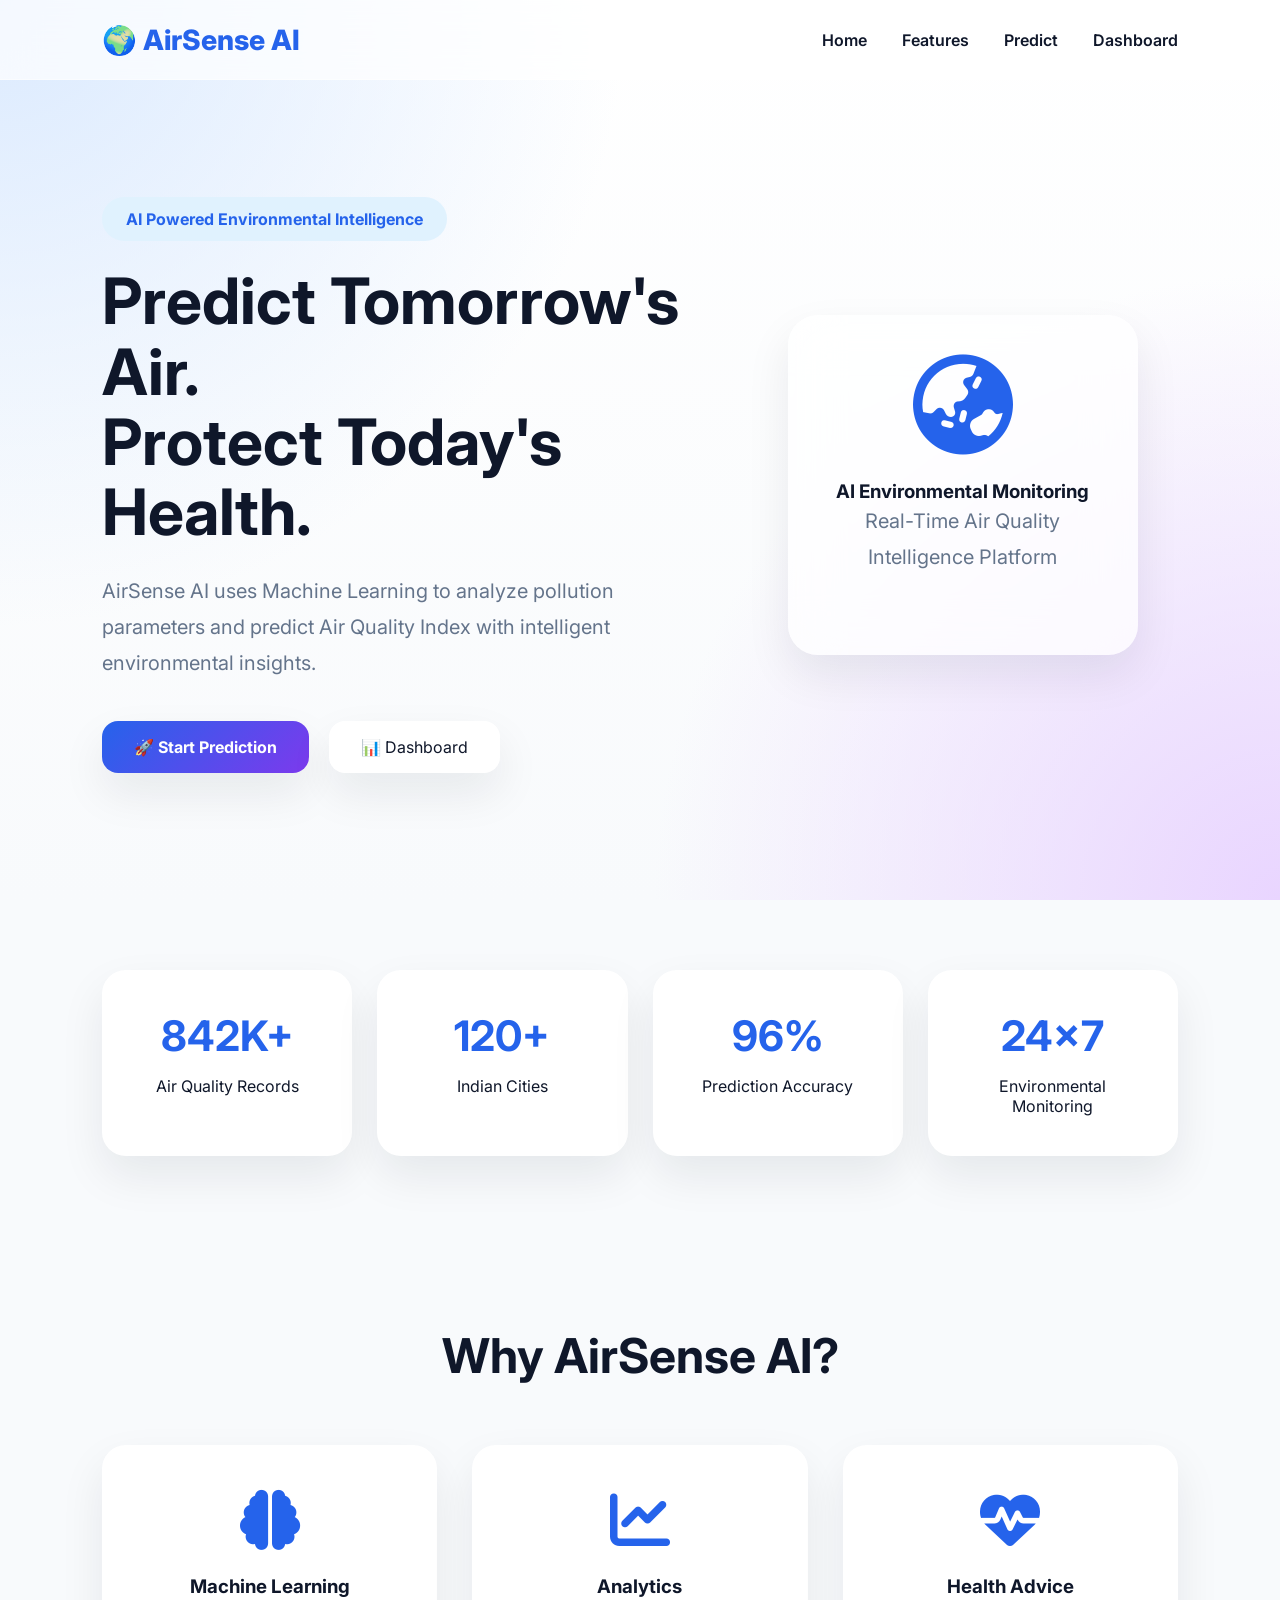
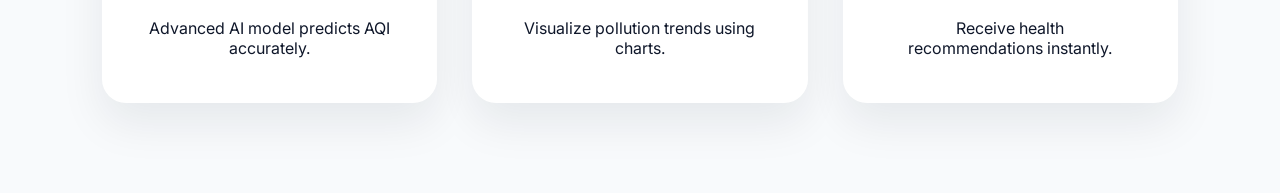
<file: frontend/index.html>
<!DOCTYPE html>
<html lang="en">

<head>

    <meta charset="UTF-8">

    <meta name="viewport" content="width=device-width, initial-scale=1.0">

    <title>AirSense AI | Smart Environmental Intelligence</title>

    <!-- Google Font -->

    <link rel="preconnect" href="https://fonts.googleapis.com">

    <link rel="preconnect" href="https://fonts.gstatic.com" crossorigin>

    <link href="https://fonts.googleapis.com/css2?family=Inter:wght@300;400;500;600;700;800;900&display=swap" rel="stylesheet">

    <!-- Font Awesome -->

    <link rel="stylesheet"
        href="https://cdnjs.cloudflare.com/ajax/libs/font-awesome/6.5.2/css/all.min.css">

    <!-- CSS -->

    <link rel="stylesheet" href="assets/css/style.css">

</head>

<body>

    <!-- Navigation -->

    <nav class="navbar">

        <div class="logo">

            🌍 AirSense AI

        </div>

        <ul class="nav-links">

            <li><a href="#">Home</a></li>

            <li><a href="#features">Features</a></li>

            <li><a href="predict.html">Predict</a></li>

            <li><a href="dashboard.html">Dashboard</a></li>

        </ul>

    </nav>

    <!-- Hero -->

    <section class="hero">

        <div class="hero-left">

            <span class="badge">

                AI Powered Environmental Intelligence

            </span>

            <h1>

                Predict Tomorrow's Air.

                <br>

                Protect Today's Health.

            </h1>

            <p>

                AirSense AI uses Machine Learning to analyze pollution
                parameters and predict Air Quality Index with
                intelligent environmental insights.

            </p>

            <div class="hero-buttons">

                <a href="predict.html" class="btn-primary">

                    🚀 Start Prediction

                </a>

                <a href="dashboard.html" class="btn-secondary">

                    📊 Dashboard

                </a>

            </div>

        </div>

        <div class="hero-right">

            <div class="glass-card">

                <i class="fa-solid fa-earth-asia earth-icon"></i>

                <h3>AI Environmental Monitoring</h3>

                <p>

                    Real-Time Air Quality Intelligence Platform

                </p>

            </div>

        </div>

    </section>


    <!-- Statistics Section -->

<section class="stats">

    <div class="stat-card">

        <h2>842K+</h2>

        <p>Air Quality Records</p>

    </div>

    <div class="stat-card">

        <h2>120+</h2>

        <p>Indian Cities</p>

    </div>

    <div class="stat-card">

        <h2>96%</h2>

        <p>Prediction Accuracy</p>

    </div>

    <div class="stat-card">

        <h2>24×7</h2>

        <p>Environmental Monitoring</p>

    </div>

</section>

<section id="features" class="features">

<h2 class="section-title">

Why AirSense AI?

</h2>

<div class="feature-grid">

<div class="feature-card">

<i class="fa-solid fa-brain"></i>

<h3>Machine Learning</h3>

<p>

Advanced AI model predicts AQI accurately.

</p>

</div>

<div class="feature-card">

<i class="fa-solid fa-chart-line"></i>

<h3>Analytics</h3>

<p>

Visualize pollution trends using charts.

</p>

</div>

<div class="feature-card">

<i class="fa-solid fa-heart-pulse"></i>

<h3>Health Advice</h3>

<p>

Receive health recommendations instantly.

</p>

</div>

</div>

</section>


    <!-- JavaScript -->

    <script src="assets/js/app.js"></script>

</body>

</html>
</file>
<file: frontend/assets/css/style.css>
/* ===========================
   AirSense AI Design System
=========================== */

:root{

    --primary:#2563EB;
    --secondary:#7C3AED;
    --accent:#06B6D4;

    --background:#F8FAFC;
    --surface:#FFFFFF;

    --text:#0F172A;
    --text-light:#64748B;

    --success:#10B981;
    --warning:#F59E0B;
    --danger:#EF4444;

    --radius:20px;

    --shadow:
        0 20px 45px rgba(15,23,42,.08);

}

/* Reset */

*{
    margin:0;
    padding:0;
    box-sizing:border-box;
}

body{

    font-family:'Inter',sans-serif;

    background:var(--background);

    color:var(--text);

    overflow-x:hidden;

}

/* Background Gradient */

body::before{

    content:"";

    position:fixed;

    inset:0;

    z-index:-2;

    background:
    radial-gradient(circle at top left,#DBEAFE 0%,transparent 40%),
    radial-gradient(circle at bottom right,#E9D5FF 0%,transparent 40%),
    linear-gradient(#ffffff,#F8FAFC);

}

/* Navbar */

.navbar{

    width:100%;

    height:80px;

    padding:0 8%;

    display:flex;

    justify-content:space-between;

    align-items:center;

    position:sticky;

    top:0;

    background:rgba(255,255,255,.70);

    backdrop-filter:blur(18px);

    border-bottom:1px solid rgba(255,255,255,.4);

}

.logo{

    font-size:28px;

    font-weight:800;

    color:var(--primary);

}

.nav-links{

    display:flex;

    list-style:none;

    gap:35px;

}

.nav-links a{

    text-decoration:none;

    color:var(--text);

    font-weight:600;

    transition:.3s;

}

.nav-links a:hover{

    color:var(--primary);

}

.hero{

    min-height:90vh;

    display:flex;

    align-items:center;

    justify-content:space-between;

    padding:0 8%;

}

.hero-left{

    width:55%;

}

.badge{

    display:inline-block;

    padding:12px 24px;

    border-radius:999px;

    background:#E0F2FE;

    color:var(--primary);

    font-weight:700;

    margin-bottom:25px;

}

.hero h1{

    font-size:64px;

    line-height:1.1;

    margin-bottom:25px;

}

.hero p{

    color:var(--text-light);

    font-size:20px;

    line-height:1.8;

    margin-bottom:40px;

}

.hero-buttons{

    display:flex;

    gap:20px;

}

.btn-primary{

    background:linear-gradient(
        135deg,
        var(--primary),
        var(--secondary)
    );

    color:white;

    text-decoration:none;

    padding:16px 32px;

    border-radius:16px;

    font-weight:700;

    box-shadow:var(--shadow);

    transition:.3s;

}

.btn-primary:hover{

    transform:translateY(-3px);

}

.btn-secondary{

    text-decoration:none;

    color:var(--text);

    background:white;

    padding:16px 32px;

    border-radius:16px;

    box-shadow:var(--shadow);

}

.hero-right{

    width:40%;

    display:flex;

    justify-content:center;

}

.glass-card{

    width:350px;

    padding:40px;

    border-radius:30px;

    background:rgba(255,255,255,.75);

    backdrop-filter:blur(25px);

    box-shadow:var(--shadow);

    text-align:center;

}

.earth-icon{

    font-size:100px;

    color:var(--primary);

    margin-bottom:25px;

    animation:float 4s ease-in-out infinite;

}

@keyframes float{

    0%{

        transform:translateY(0px);

    }

    50%{

        transform:translateY(-15px);

    }

    100%{

        transform:translateY(0px);

    }

}

@media(max-width:992px){

.hero{

    flex-direction:column;

    text-align:center;

    padding:80px 8%;

}

.hero-left,
.hero-right{

    width:100%;

}

.hero h1{

    font-size:42px;

}

.hero-buttons{

    justify-content:center;

    flex-wrap:wrap;

}

.nav-links{

    display:none;

}

}


/* ===========================
   Statistics
=========================== */

.stats{

display:grid;

grid-template-columns:repeat(4,1fr);

gap:25px;

padding:80px 8%;

}

.stat-card{

background:white;

padding:40px;

border-radius:24px;

box-shadow:var(--shadow);

text-align:center;

transition:.4s;

}

.stat-card:hover{

transform:translateY(-8px);

}

.stat-card h2{

font-size:42px;

color:var(--primary);

margin-bottom:15px;

}

/* ===========================
   Features
=========================== */

.features{

padding:90px 8%;

}

.section-title{

font-size:48px;

text-align:center;

margin-bottom:60px;

}

.feature-grid{

display:grid;

grid-template-columns:repeat(3,1fr);

gap:35px;

}

.feature-card{

background:white;

padding:45px;

border-radius:24px;

box-shadow:var(--shadow);

text-align:center;

transition:.35s;

}

.feature-card:hover{

transform:translateY(-10px);

}

.feature-card i{

font-size:60px;

margin-bottom:25px;

color:var(--primary);

}

.feature-card h3{

margin-bottom:20px;

}
</file>
